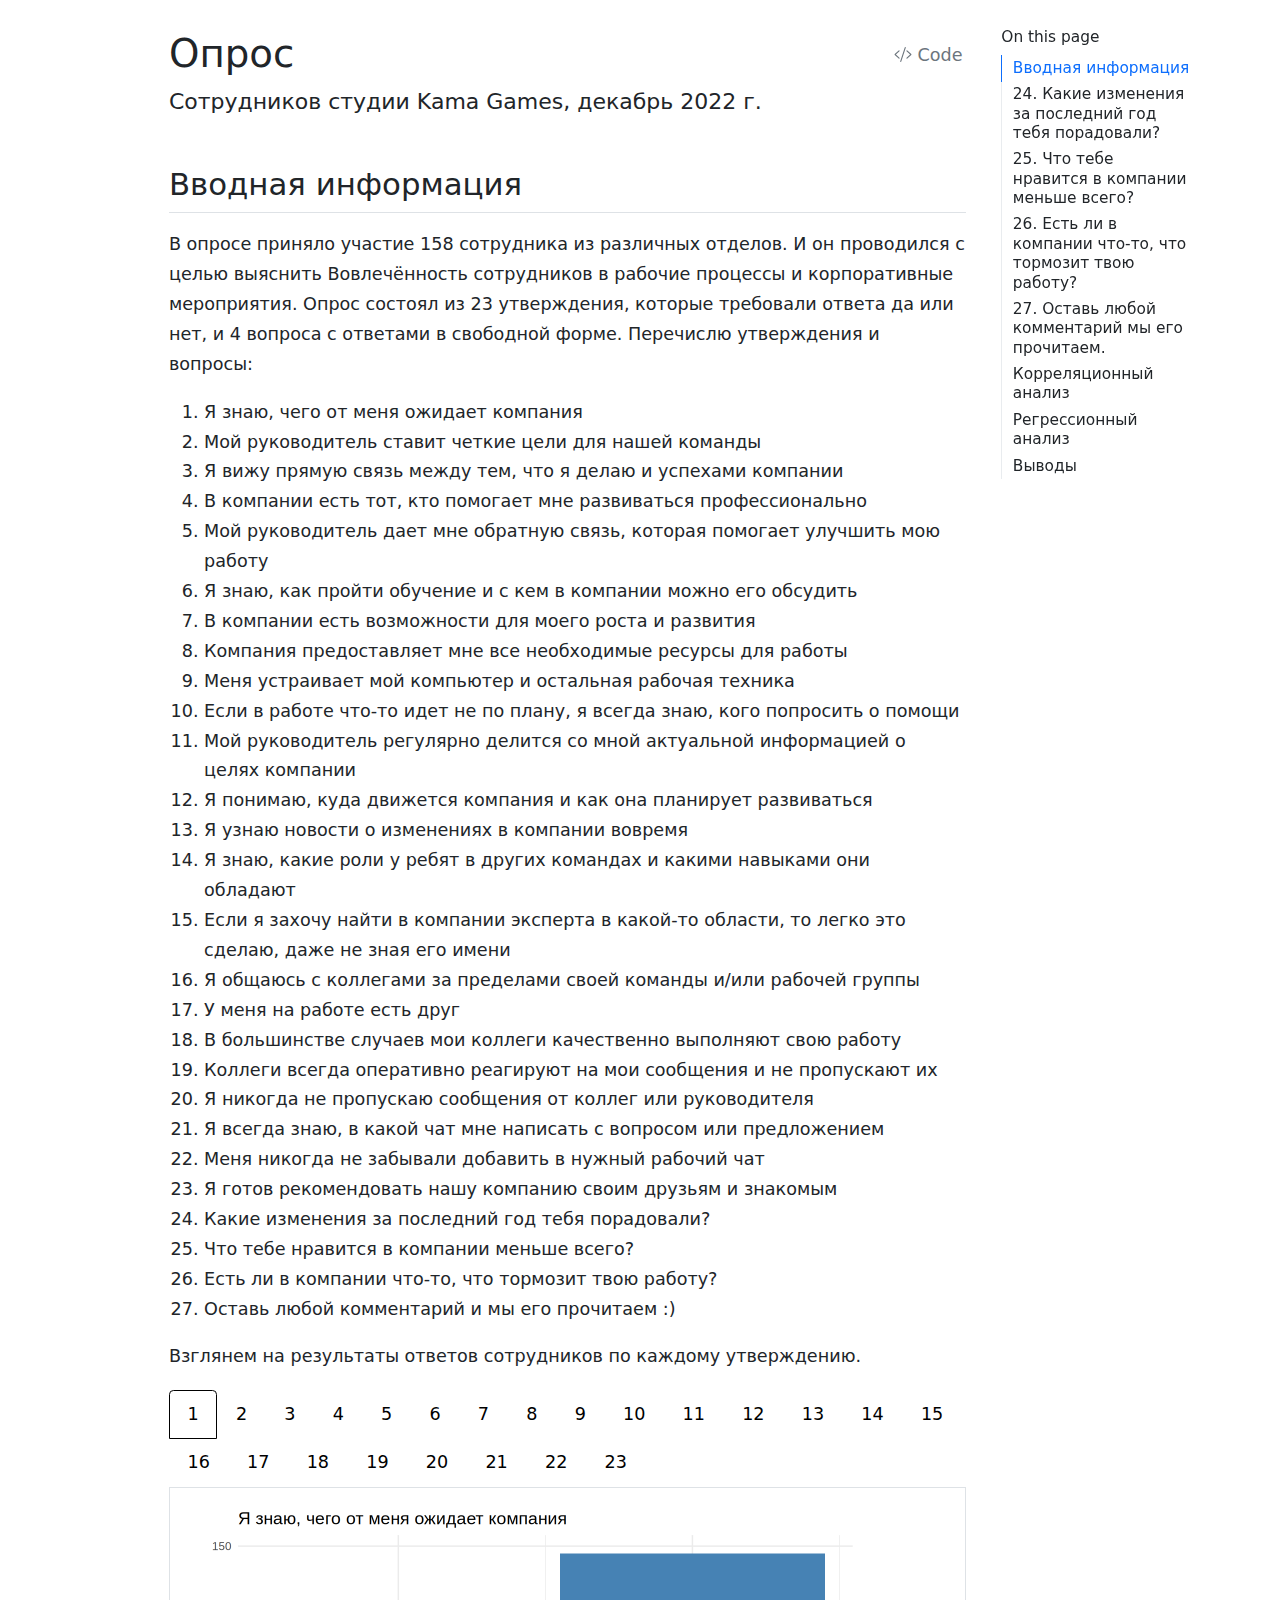
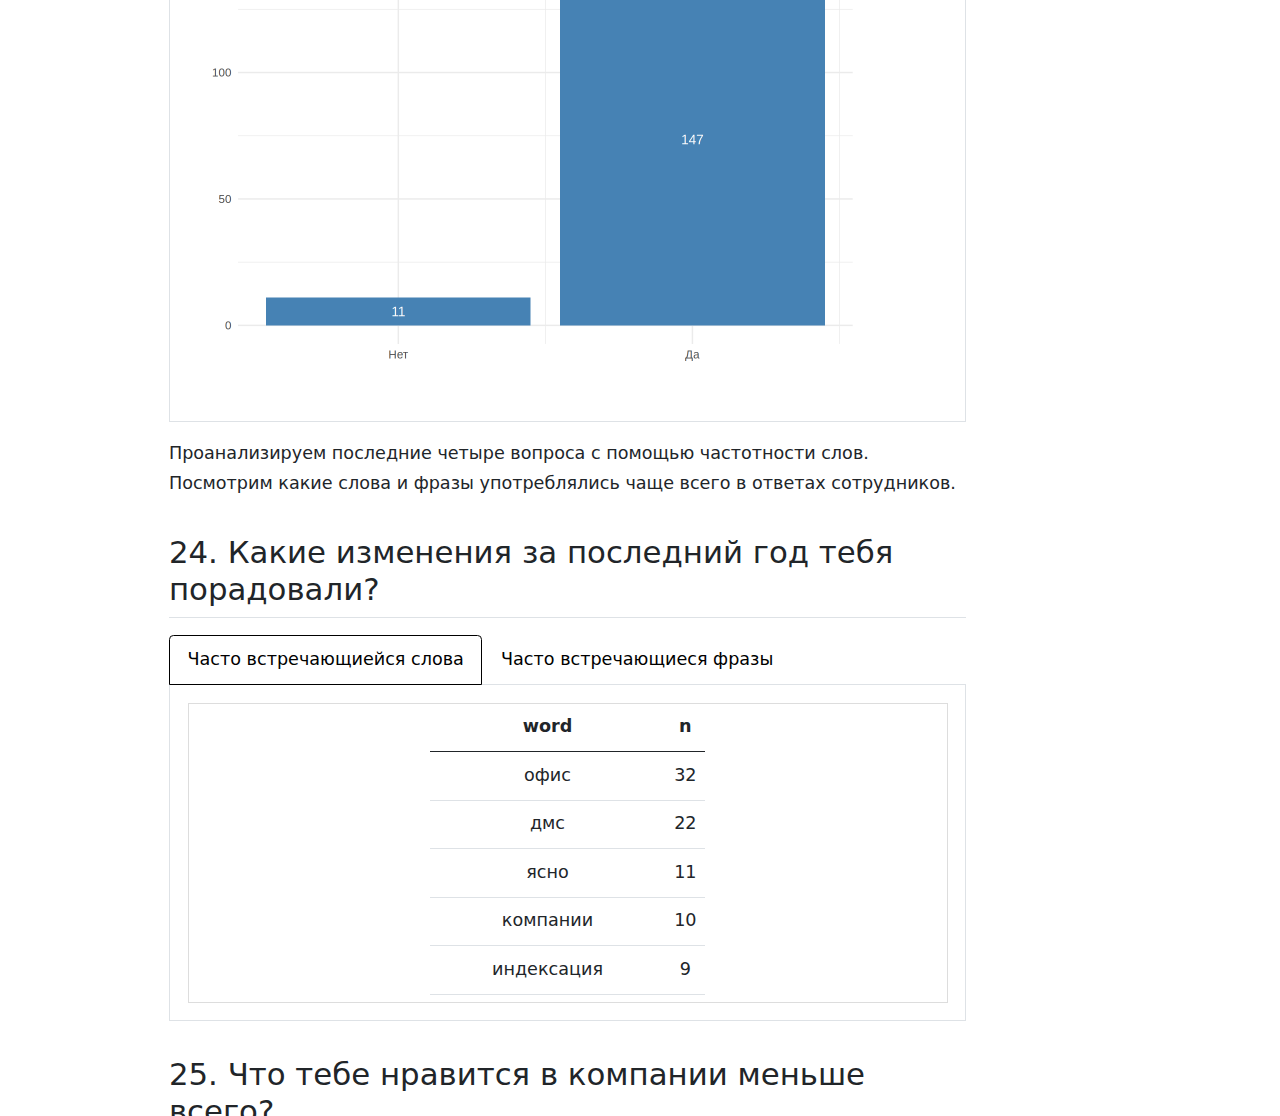
<file: docs/index.html>
<html xmlns="http://www.w3.org/1999/xhtml">    
  <head>      
    <title>Redirect to Opros.html</title>      
    <meta http-equiv="refresh" content="0;URL='Opros.html'" />    
  </head>    
  <body> 
  </body>  
</html>
</file>
